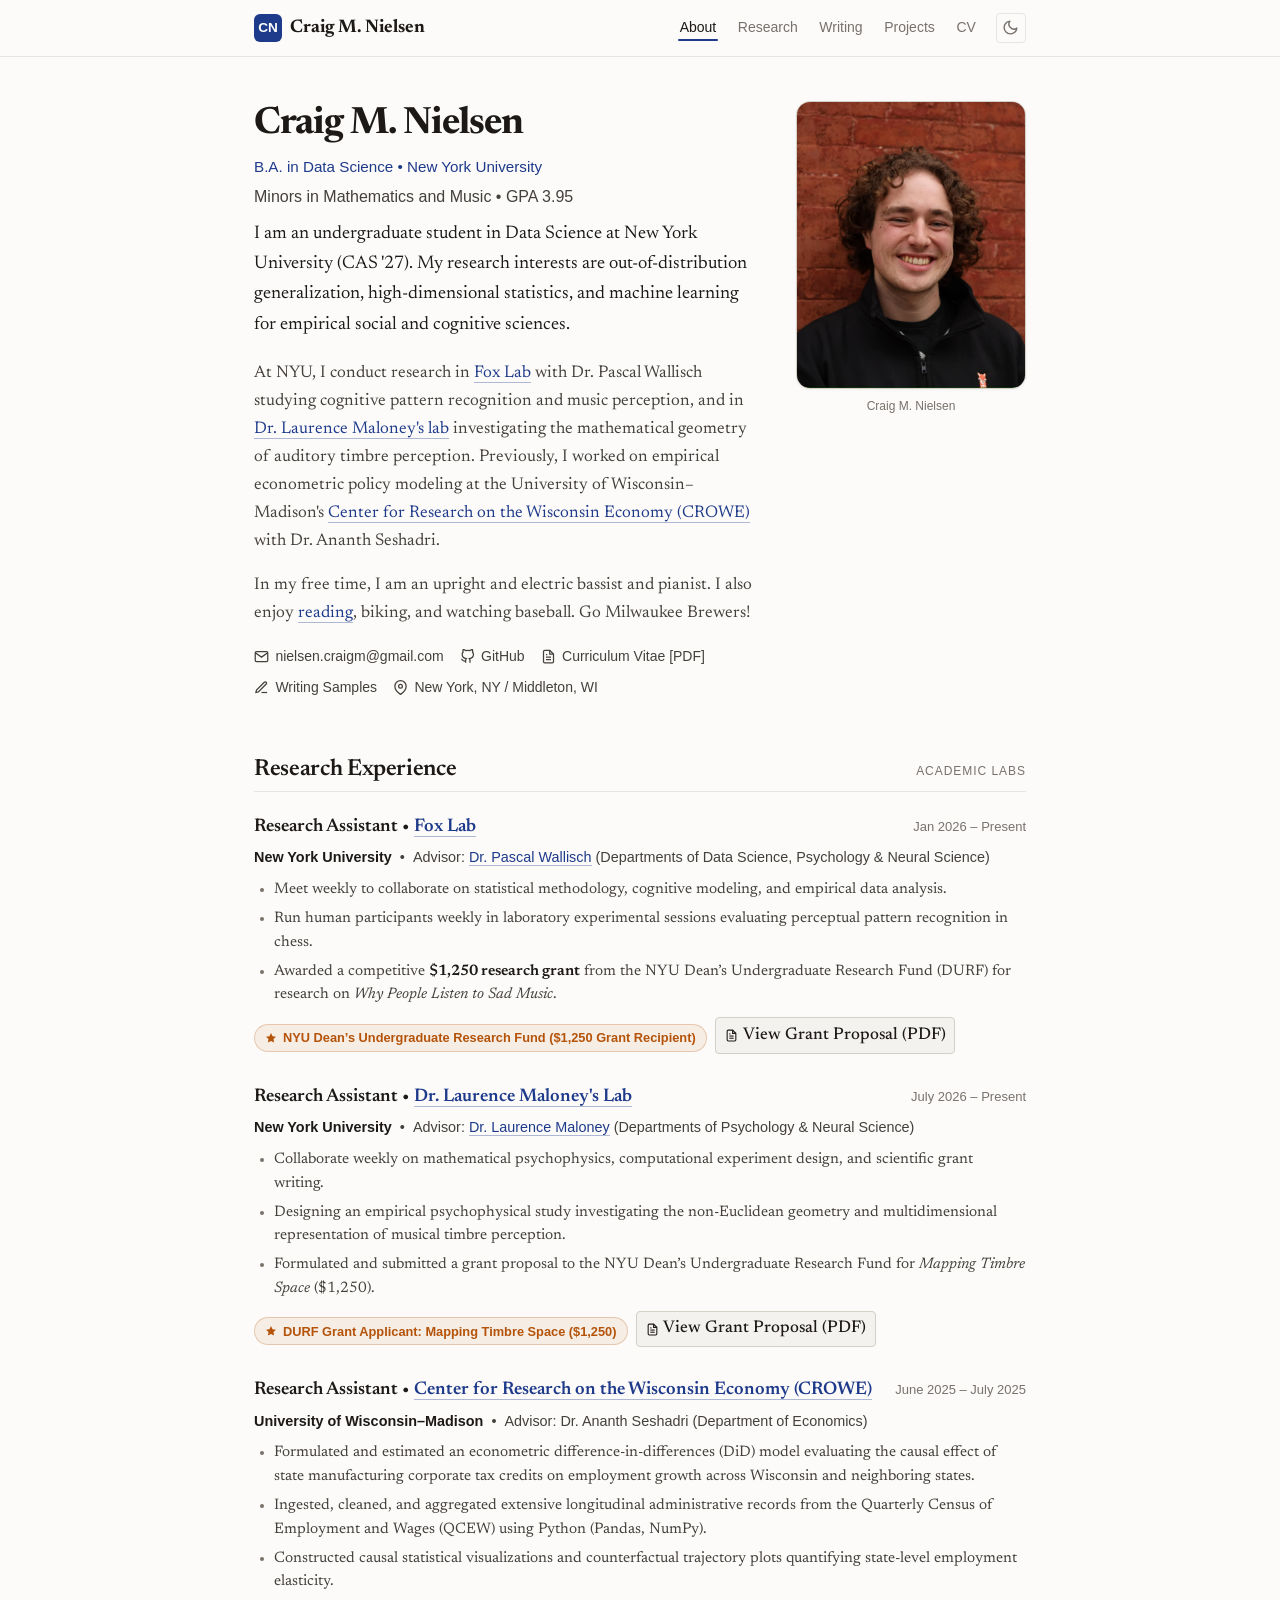
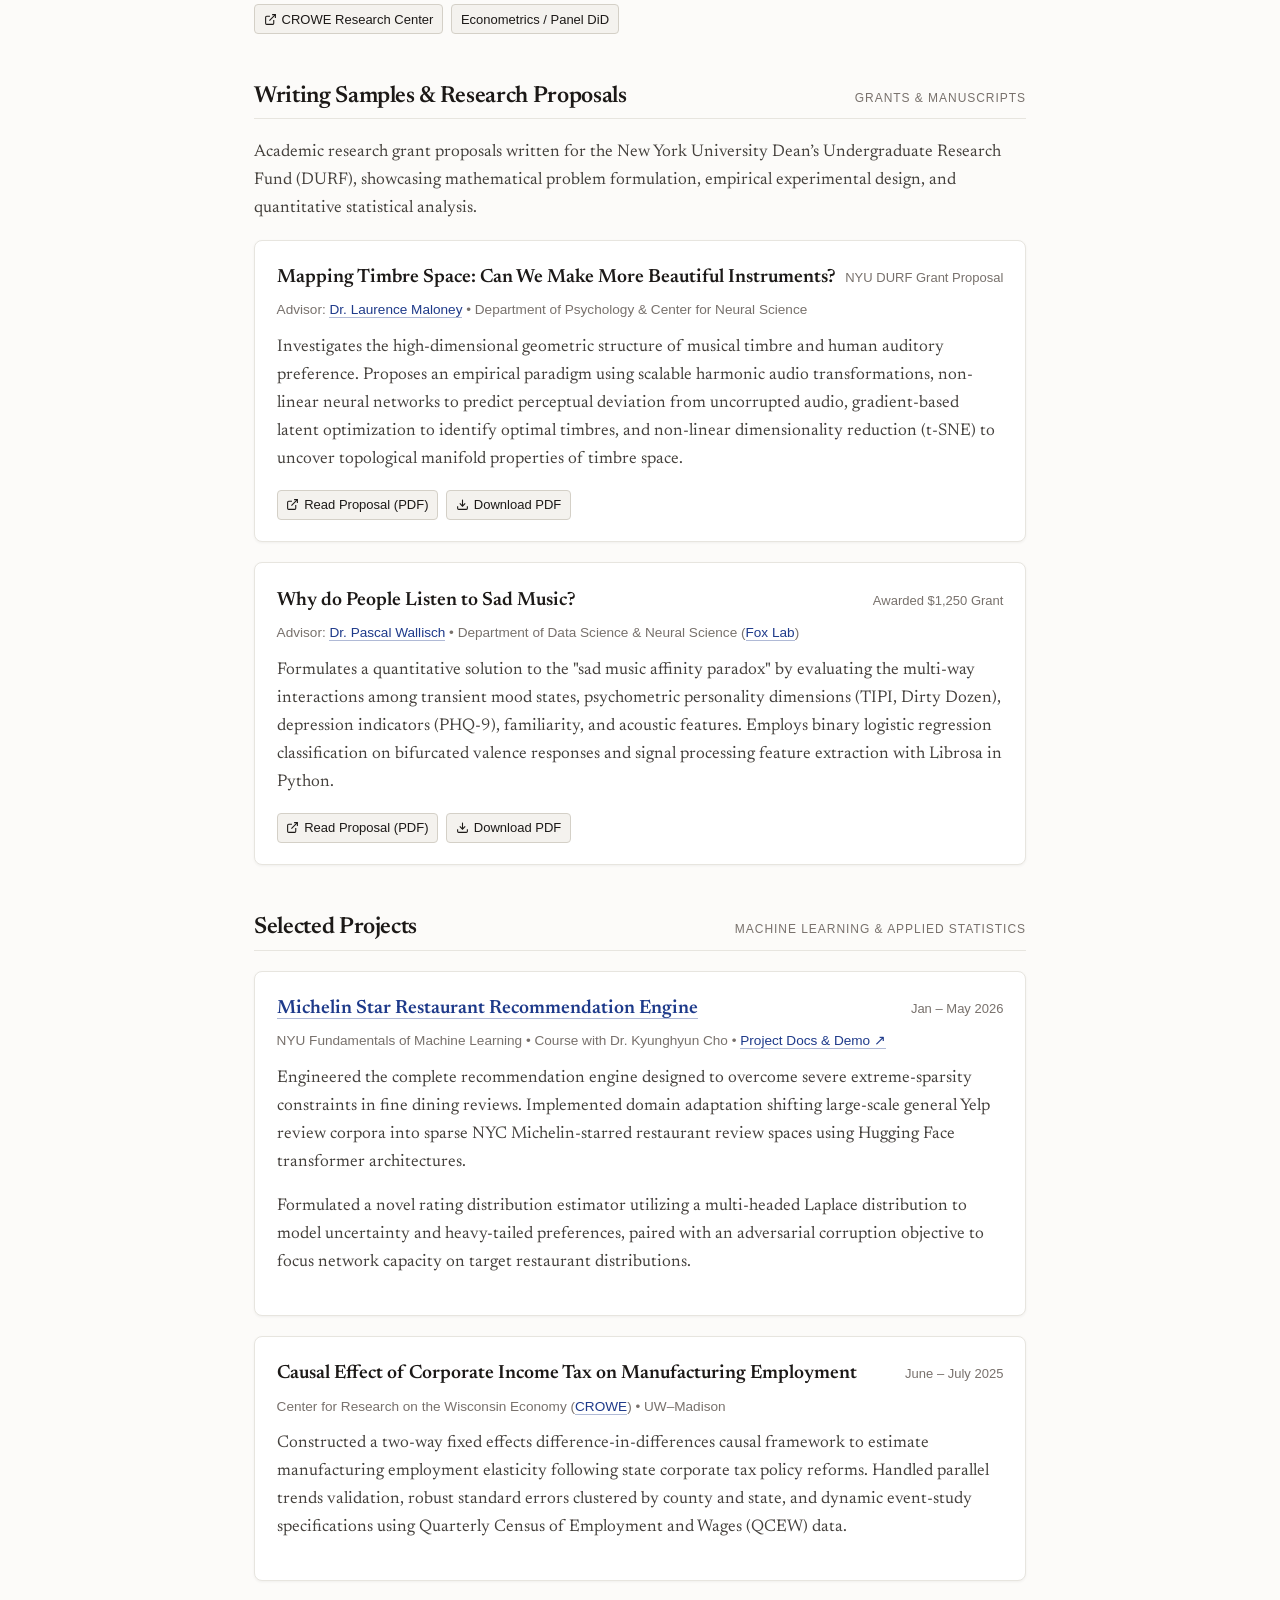
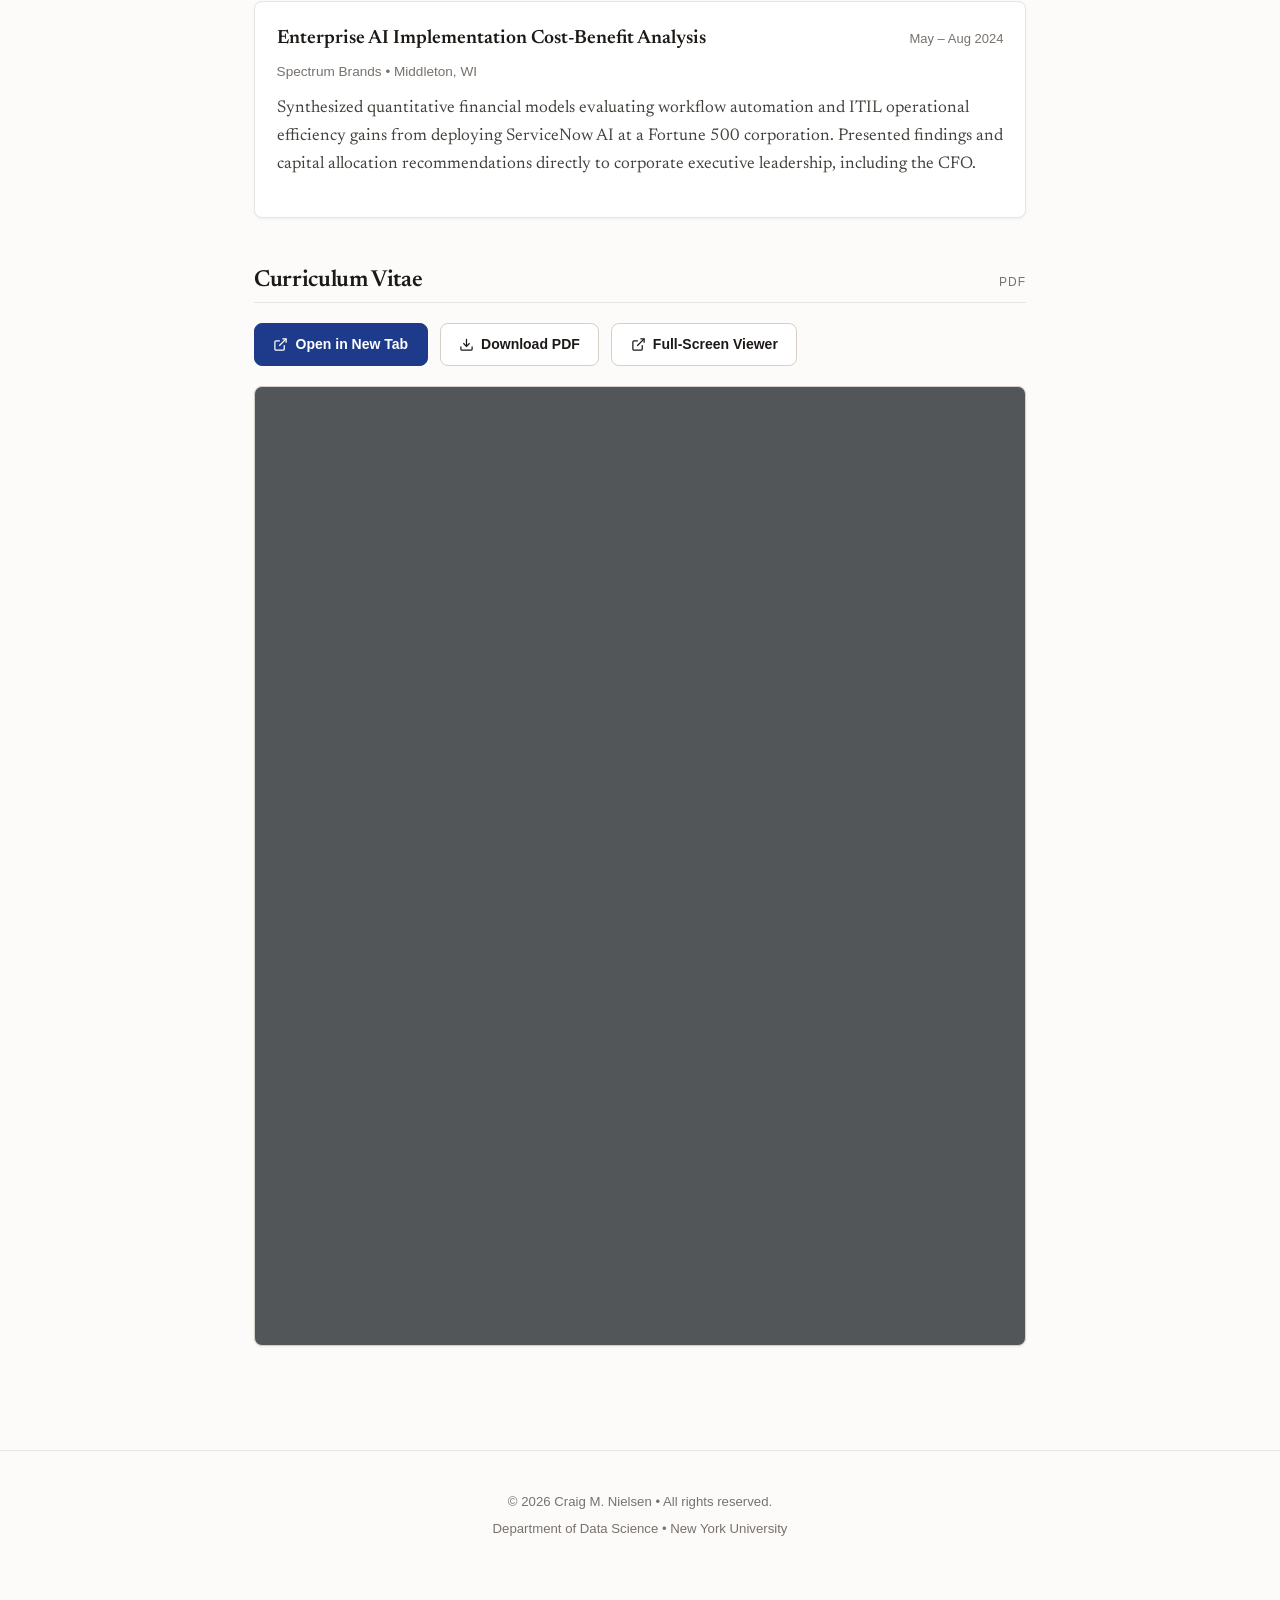
<file: index.html>
<!DOCTYPE html>
<html lang="en">

<head>
  <meta charset="UTF-8">
  <meta name="viewport" content="width=device-width, initial-scale=1.0">
  <title>Craig M. Nielsen | Data Science</title>
  <meta name="description" content="Academic personal website of Craig M. Nielsen">
  <meta name="author" content="Craig M. Nielsen">

  <!-- Favicon -->
  <link rel="icon" type="image/svg+xml" href="./assets/img/favicon.svg">

  <!-- Google Fonts: Newsreader (Editorial Serif) & Inter (Clean Sans) -->
  <link rel="preconnect" href="https://fonts.googleapis.com">
  <link rel="preconnect" href="https://fonts.gstatic.com" crossorigin>
  <link
    href="https://fonts.googleapis.com/css2?family=Inter:wght@400;500;600;700&family=Newsreader:ital,opsz,wght@0,6..72,400;0,6..72,500;0,6..72,600;0,6..72,700;1,6..72,400;1,6..72,600&family=JetBrains+Mono:wght@400;500&display=swap"
    rel="stylesheet">

  <!-- Main Stylesheet -->
  <link rel="stylesheet" href="./assets/css/style.css">
</head>

<body>

  <!-- Navigation Bar -->
  <header class="site-header">
    <div class="nav-container">
      <a href="#about" class="site-logo">
        <span class="monogram">CN</span>
        <span>Craig M. Nielsen</span>
      </a>

      <nav>
        <ul class="nav-links">
          <li><a href="#about" class="active">About</a></li>
          <li><a href="#research">Research</a></li>
          <li><a href="#writing">Writing</a></li>
          <li><a href="#projects">Projects</a></li>
          <li><a href="#cv">CV</a></li>
          <li>
            <button id="theme-toggle" class="theme-toggle-btn" aria-label="Toggle dark mode" title="Toggle theme">
              <svg xmlns="http://www.w3.org/2000/svg" viewBox="0 0 24 24" fill="none" stroke="currentColor"
                stroke-width="2">
                <path d="M21 12.79A9 9 0 1 1 11.21 3 7 7 0 0 0 21 12.79z"></path>
              </svg>
            </button>
          </li>
        </ul>
      </nav>
    </div>
  </header>

  <!-- Main Content Container -->
  <main class="container">

    <!-- Hero / Bio Section -->
    <section id="about" class="hero-section">
      <div class="hero-grid">
        <div class="hero-text">
          <h1>Craig M. Nielsen</h1>
          <div class="hero-status">B.A. in Data Science &bull; New York University</div>
          <div class="hero-affiliation">Minors in Mathematics and Music &bull; GPA 3.95</div>

          <p class="lead">
            I am an undergraduate student in Data Science at New York University (CAS '27). My research interests
            are out-of-distribution generalization, high-dimensional
            statistics, and machine learning for empirical social and cognitive sciences.
          </p>

          <p>
            At NYU, I conduct research in <a href="https://www.foxlabnyu.com/" target="_blank"
              rel="noopener noreferrer">Fox Lab</a> with Dr. Pascal Wallisch studying
            cognitive pattern recognition and music perception, and in <a
              href="https://as.nyu.edu/faculty/laurence-thomas-maloney.html" target="_blank"
              rel="noopener noreferrer">Dr. Laurence Maloney's
              lab</a>
            investigating the mathematical geometry of auditory timbre perception. Previously, I worked
            on empirical econometric policy modeling at the University of Wisconsin–Madison's <a
              href="https://crowe.wisc.edu/" target="_blank" rel="noopener noreferrer">Center
              for Research on the Wisconsin Economy (CROWE)</a> with Dr. Ananth Seshadri.
          </p>

          <p>
            In my free time, I am an upright and electric bassist and pianist. I also enjoy <a
              href="https://www.goodreads.com/user/show/196280580-craig-nielsen" target="_blank"
              rel="noopener noreferrer">reading</a>, biking, and
            watching baseball. Go Milwaukee Brewers!
          </p>

          <!-- Quick Contact Links -->
          <div class="quick-links">
            <a href="mailto:nielsen.craigm@gmail.com" title="Email Craig">
              <svg viewBox="0 0 24 24">
                <path d="M4 4h16c1.1 0 2 .9 2 2v12c0 1.1-.9 2-2 2H4c-1.1 0-2-.9-2-2V6c0-1.1.9-2 2-2z"></path>
                <polyline points="22,6 12,13 2,6"></polyline>
              </svg>
              nielsen.craigm@gmail.com
            </a>
            <a href="https://github.com/craigthefirst" target="_blank" rel="noopener noreferrer" title="GitHub Profile">
              <svg viewBox="0 0 24 24">
                <path
                  d="M9 19c-5 1.5-5-2.5-7-3m14 6v-3.87a3.37 3.37 0 0 0-.94-2.61c3.14-.35 6.44-1.54 6.44-7A5.44 5.44 0 0 0 20 4.77 5.07 5.07 0 0 0 19.91 1S18.73.65 16 2.48a13.38 13.38 0 0 0-7 0C6.27.65 5.09 1 5.09 1A5.07 5.07 0 0 0 5 4.77a5.44 5.44 0 0 0-1.5 3.78c0 5.42 3.3 6.61 6.44 7A3.37 3.37 0 0 0 9 18.13V22">
                </path>
              </svg>
              GitHub
            </a>
            <a href="./assets/Craig_Nielsen_CV.pdf" target="_blank" rel="noopener noreferrer"
              title="Curriculum Vitae (PDF)">
              <svg viewBox="0 0 24 24">
                <path d="M14 2H6a2 2 0 0 0-2 2v16a2 2 0 0 0 2 2h12a2 2 0 0 0 2-2V8z"></path>
                <polyline points="14 2 14 8 20 8"></polyline>
                <line x1="16" y1="13" x2="8" y2="13"></line>
                <line x1="16" y1="17" x2="8" y2="17"></line>
                <polyline points="10 9 9 9 8 9"></polyline>
              </svg>
              Curriculum Vitae [PDF]
            </a>
            <a href="#writing" title="Grant Proposals &amp; Writing Samples">
              <svg viewBox="0 0 24 24">
                <path d="M12 20h9"></path>
                <path d="M16.5 3.5a2.121 2.121 0 0 1 3 3L7 19l-4 1 1-4L16.5 3.5z"></path>
              </svg>
              Writing Samples
            </a>
            <span>
              <svg viewBox="0 0 24 24">
                <path d="M21 10c0 7-9 13-9 13s-9-6-9-13a9 9 0 0 1 18 0z"></path>
                <circle cx="12" cy="10" r="3"></circle>
              </svg>
              New York, NY / Middleton, WI
            </span>
          </div>
        </div>

        <!-- Dedicated Photo Space (with placeholder and seamless fallback) -->
        <div class="hero-photo-wrapper">
          <div class="profile-photo-container">
            <img id="profile-img" class="profile-photo" src="./assets/img/profile.jpg" alt="Craig M. Nielsen"
              onerror="this.onerror=null; this.src='./assets/img/portrait-placeholder.svg';">
          </div>
          <div class="photo-caption">Craig M. Nielsen</div>
        </div>
      </div>



      <!-- Research Experience -->
      <section id="research">
        <h2>
          Research Experience
          <span class="section-tag">Academic Labs</span>
        </h2>

        <div class="entry-list">
          <!-- Fox Lab NYU -->
          <div class="entry-item">
            <div class="entry-header">
              <span class="entry-title">Research Assistant &bull; <a href="https://www.foxlabnyu.com/" target="_blank"
                  rel="noopener noreferrer">Fox Lab</a></span>
              <span class="entry-date">Jan 2026 &ndash; Present</span>
            </div>
            <div class="entry-subtitle">
              <span class="institution">New York University</span>
              <span>&bull;</span>
              <span class="advisor">Advisor: <a href="https://www.foxlabnyu.com/" target="_blank"
                  rel="noopener noreferrer">Dr. Pascal Wallisch</a> (Departments of Data Science, Psychology &amp;
                Neural
                Science)</span>
            </div>
            <ul>
              <li>Meet weekly to collaborate on statistical methodology, cognitive modeling, and empirical data
                analysis.
              </li>
              <li>Run human participants weekly in laboratory experimental sessions evaluating perceptual pattern
                recognition in chess.</li>
              <li>Awarded a competitive <strong>$1,250 research grant</strong> from the NYU Dean’s Undergraduate
                Research
                Fund (DURF) for research on <em>Why People Listen to Sad Music</em>.</li>
            </ul>
            <div style="display: flex; flex-wrap: wrap; gap: 0.5rem; align-items: center; margin-top: 0.4rem;">
              <span class="award-tag">
                <svg width="12" height="12" viewBox="0 0 24 24" fill="currentColor">
                  <path
                    d="M12 2l3.09 6.26L22 9.27l-5 4.87 1.18 6.88L12 17.77l-6.18 3.25L7 14.14 2 9.27l6.91-1.01L12 2z" />
                </svg>
                NYU Dean’s Undergraduate Research Fund ($1,250 Grant Recipient)
              </span>
              <a href="./assets/writing%20samples/Why%20do%20People%20Listen%20to%20Sad%20Music.pdf" target="_blank"
                rel="noopener noreferrer" class="action-badge">
                <svg viewBox="0 0 24 24">
                  <path d="M14 2H6a2 2 0 0 0-2 2v16a2 2 0 0 0 2 2h12a2 2 0 0 0 2-2V8z"></path>
                  <polyline points="14 2 14 8 20 8"></polyline>
                  <line x1="16" y1="13" x2="8" y2="13"></line>
                  <line x1="16" y1="17" x2="8" y2="17"></line>
                  <polyline points="10 9 9 9 8 9"></polyline>
                </svg>
                View Grant Proposal (PDF)
              </a>
            </div>
          </div>

          <!-- Laurence Maloney Lab NYU -->
          <div class="entry-item">
            <div class="entry-header">
              <span class="entry-title">Research Assistant &bull; <a
                  href="https://as.nyu.edu/faculty/laurence-thomas-maloney.html" target="_blank"
                  rel="noopener noreferrer">Dr. Laurence Maloney's Lab</a></span>
              <span class="entry-date">July 2026 &ndash; Present</span>
            </div>
            <div class="entry-subtitle">
              <span class="institution">New York University</span>
              <span>&bull;</span>
              <span class="advisor">Advisor: <a href="https://as.nyu.edu/faculty/laurence-thomas-maloney.html"
                  target="_blank" rel="noopener noreferrer">Dr. Laurence Maloney</a> (Departments of Psychology &amp;
                Neural
                Science)</span>
            </div>
            <ul>
              <li>Collaborate weekly on mathematical psychophysics, computational experiment design, and scientific
                grant
                writing.</li>
              <li>Designing an empirical psychophysical study investigating the non-Euclidean geometry and
                multidimensional representation of musical timbre perception.</li>
              <li>Formulated and submitted a grant proposal to the NYU Dean’s Undergraduate Research Fund for
                <em>Mapping
                  Timbre Space</em> ($1,250).
              </li>
            </ul>
            <div style="display: flex; flex-wrap: wrap; gap: 0.5rem; align-items: center; margin-top: 0.4rem;">
              <span class="award-tag">
                <svg width="12" height="12" viewBox="0 0 24 24" fill="currentColor">
                  <path
                    d="M12 2l3.09 6.26L22 9.27l-5 4.87 1.18 6.88L12 17.77l-6.18 3.25L7 14.14 2 9.27l6.91-1.01L12 2z" />
                </svg>
                DURF Grant Applicant: Mapping Timbre Space ($1,250)
              </span>
              <a href="./assets/writing%20samples/Mapping%20Timbre%20Space.pdf" target="_blank"
                rel="noopener noreferrer" class="action-badge">
                <svg viewBox="0 0 24 24">
                  <path d="M14 2H6a2 2 0 0 0-2 2v16a2 2 0 0 0 2 2h12a2 2 0 0 0 2-2V8z"></path>
                  <polyline points="14 2 14 8 20 8"></polyline>
                  <line x1="16" y1="13" x2="8" y2="13"></line>
                  <line x1="16" y1="17" x2="8" y2="17"></line>
                  <polyline points="10 9 9 9 8 9"></polyline>
                </svg>
                View Grant Proposal (PDF)
              </a>
            </div>
          </div>

          <!-- CROWE UW-Madison -->
          <div class="entry-item">
            <div class="entry-header">
              <span class="entry-title">Research Assistant &bull; <a href="https://crowe.wisc.edu/" target="_blank"
                  rel="noopener noreferrer">Center for Research on the Wisconsin Economy
                  (CROWE)</a></span>
              <span class="entry-date">June 2025 &ndash; July 2025</span>
            </div>
            <div class="entry-subtitle">
              <span class="institution">University of Wisconsin&ndash;Madison</span>
              <span>&bull;</span>
              <span class="advisor">Advisor: Dr. Ananth Seshadri (Department of Economics)</span>
            </div>
            <ul>
              <li>Formulated and estimated an econometric difference-in-differences (DiD) model evaluating the causal
                effect of state manufacturing corporate tax credits on employment growth across Wisconsin and
                neighboring
                states.</li>
              <li>Ingested, cleaned, and aggregated extensive longitudinal administrative records from the Quarterly
                Census of Employment and Wages (QCEW) using Python (Pandas, NumPy).</li>
              <li>Constructed causal statistical visualizations and counterfactual trajectory plots quantifying
                state-level employment elasticity.</li>
            </ul>
            <div class="entry-actions">
              <a href="https://crowe.wisc.edu/" target="_blank" rel="noopener noreferrer" class="action-badge">
                <svg viewBox="0 0 24 24">
                  <path d="M18 13v6a2 2 0 0 1-2 2H5a2 2 0 0 1-2-2V8a2 2 0 0 1 2-2h6"></path>
                  <polyline points="15 3 21 3 21 9"></polyline>
                  <line x1="10" y1="14" x2="21" y2="3"></line>
                </svg>
                CROWE Research Center
              </a>
              <span class="action-badge">Econometrics / Panel DiD</span>
            </div>
          </div>
        </div>
      </section>

      <!-- Writing Samples & Research Proposals -->
      <section id="writing">
        <h2>
          Writing Samples &amp; Research Proposals
          <span class="section-tag">Grants &amp; Manuscripts</span>
        </h2>
        <p>
          Academic research grant proposals written for the New York University Dean’s Undergraduate Research Fund
          (DURF),
          showcasing mathematical problem formulation, empirical experimental design, and quantitative statistical
          analysis.
        </p>

        <!-- Mapping Timbre Space Proposal -->
        <div class="project-card">
          <div class="card-header">
            <span class="card-title">Mapping Timbre Space: Can We Make More Beautiful Instruments?</span>
            <span class="entry-date">NYU DURF Grant Proposal</span>
          </div>
          <div class="card-meta">
            Advisor: <a href="https://as.nyu.edu/faculty/laurence-thomas-maloney.html" target="_blank"
              rel="noopener noreferrer">Dr. Laurence Maloney</a> &bull; Department of Psychology &amp; Center for Neural
            Science
          </div>
          <p>
            Investigates the high-dimensional geometric structure of musical timbre and human auditory preference.
            Proposes an empirical paradigm using scalable harmonic audio transformations, non-linear neural networks to
            predict perceptual deviation from uncorrupted audio, gradient-based latent optimization to identify optimal
            timbres, and non-linear dimensionality reduction (t-SNE) to uncover topological manifold properties of
            timbre
            space.
          </p>
          <div class="entry-actions">
            <a href="./assets/writing%20samples/Mapping%20Timbre%20Space.pdf" target="_blank" rel="noopener noreferrer"
              class="action-badge">
              <svg viewBox="0 0 24 24">
                <path d="M18 13v6a2 2 0 0 1-2 2H5a2 2 0 0 1-2-2V8a2 2 0 0 1 2-2h6"></path>
                <polyline points="15 3 21 3 21 9"></polyline>
                <line x1="10" y1="14" x2="21" y2="3"></line>
              </svg>
              Read Proposal (PDF)
            </a>
            <a href="./assets/writing%20samples/Mapping%20Timbre%20Space.pdf"
              download="Craig_Nielsen_Mapping_Timbre_Space_Proposal.pdf" class="action-badge">
              <svg viewBox="0 0 24 24">
                <path d="M21 15v4a2 2 0 0 1-2 2H5a2 2 0 0 1-2-2v-4"></path>
                <polyline points="7 10 12 15 17 10"></polyline>
                <line x1="12" y1="15" x2="12" y2="3"></line>
              </svg>
              Download PDF
            </a>
          </div>
        </div>

        <!-- Why do People Listen to Sad Music Proposal -->
        <div class="project-card">
          <div class="card-header">
            <span class="card-title">Why do People Listen to Sad Music?</span>
            <span class="entry-date">Awarded $1,250 Grant</span>
          </div>
          <div class="card-meta">
            Advisor: <a href="https://www.foxlabnyu.com/" target="_blank" rel="noopener noreferrer">Dr. Pascal
              Wallisch</a> &bull; Department of Data Science &amp; Neural Science (<a href="https://www.foxlabnyu.com/"
              target="_blank" rel="noopener noreferrer">Fox Lab</a>)
          </div>
          <p>
            Formulates a quantitative solution to the "sad music affinity paradox" by evaluating the multi-way
            interactions among transient mood states, psychometric personality dimensions (TIPI, Dirty Dozen),
            depression
            indicators (PHQ-9), familiarity, and acoustic features. Employs binary logistic regression classification on
            bifurcated valence responses and signal processing feature extraction with Librosa in Python.
          </p>
          <div class="entry-actions">
            <a href="./assets/writing%20samples/Why%20do%20People%20Listen%20to%20Sad%20Music.pdf" target="_blank"
              rel="noopener noreferrer" class="action-badge">
              <svg viewBox="0 0 24 24">
                <path d="M18 13v6a2 2 0 0 1-2 2H5a2 2 0 0 1-2-2V8a2 2 0 0 1 2-2h6"></path>
                <polyline points="15 3 21 3 21 9"></polyline>
                <line x1="10" y1="14" x2="21" y2="3"></line>
              </svg>
              Read Proposal (PDF)
            </a>
            <a href="./assets/writing%20samples/Why%20do%20People%20Listen%20to%20Sad%20Music.pdf"
              download="Craig_Nielsen_Why_Listen_Sad_Music_Proposal.pdf" class="action-badge">
              <svg viewBox="0 0 24 24">
                <path d="M21 15v4a2 2 0 0 1-2 2H5a2 2 0 0 1-2-2v-4"></path>
                <polyline points="7 10 12 15 17 10"></polyline>
                <line x1="12" y1="15" x2="12" y2="3"></line>
              </svg>
              Download PDF
            </a>
          </div>
        </div>
      </section>

      <!-- Selected Projects -->
      <section id="projects">
        <h2>
          Selected Projects
          <span class="section-tag">Machine Learning &amp; Applied Statistics</span>
        </h2>

        <!-- Michelin Star Restaurant App -->
        <div class="project-card">
          <div class="card-header">
            <span class="card-title"><a href="https://craigthefirst.github.io/Michelin_Search/docs/" target="_blank"
                rel="noopener noreferrer">Michelin Star Restaurant Recommendation Engine</a></span>
            <span class="entry-date">Jan &ndash; May 2026</span>
          </div>
          <div class="card-meta">
            NYU Fundamentals of Machine Learning &bull; Course with Dr. Kyunghyun Cho &bull; <a
              href="https://craigthefirst.github.io/Michelin_Search/docs/" target="_blank"
              rel="noopener noreferrer">Project Docs &amp; Demo &nearr;</a>
          </div>
          <p>
            Engineered the complete recommendation engine designed to overcome severe extreme-sparsity constraints in
            fine
            dining reviews. Implemented domain adaptation shifting large-scale general Yelp review corpora into sparse
            NYC
            Michelin-starred restaurant review spaces using Hugging Face transformer architectures.
          </p>
          <p>
            Formulated a novel rating distribution estimator utilizing a multi-headed Laplace distribution to model
            uncertainty and heavy-tailed preferences, paired with an adversarial corruption objective to focus network
            capacity on target restaurant distributions.
          </p>
        </div>

        <!-- Difference-in-Differences Tax Model -->
        <div class="project-card">
          <div class="card-header">
            <span class="card-title">Causal Effect of Corporate Income Tax on Manufacturing Employment</span>
            <span class="entry-date">June &ndash; July 2025</span>
          </div>
          <div class="card-meta">
            Center for Research on the Wisconsin Economy (<a href="https://crowe.wisc.edu/" target="_blank"
              rel="noopener noreferrer">CROWE</a>) &bull; UW–Madison
          </div>
          <p>
            Constructed a two-way fixed effects difference-in-differences causal framework to estimate manufacturing
            employment elasticity following state corporate tax policy reforms. Handled parallel trends validation,
            robust
            standard errors clustered by county and state, and dynamic event-study specifications using Quarterly Census
            of Employment and Wages (QCEW) data.
          </p>
        </div>

        <!-- ServiceNow AI Analysis -->
        <div class="project-card">
          <div class="card-header">
            <span class="card-title">Enterprise AI Implementation Cost-Benefit Analysis</span>
            <span class="entry-date">May &ndash; Aug 2024</span>
          </div>
          <div class="card-meta">
            Spectrum Brands &bull; Middleton, WI
          </div>
          <p>
            Synthesized quantitative financial models evaluating workflow automation and ITIL operational efficiency
            gains
            from deploying ServiceNow AI at a Fortune 500 corporation. Presented findings and capital allocation
            recommendations directly to corporate executive leadership, including the CFO.
          </p>
        </div>
      </section>

      <!-- Curriculum Vitae (PDF Display) -->
      <section id="cv">
        <h2>
          Curriculum Vitae
          <span class="section-tag">PDF</span>
        </h2>
        <div style="display: flex; flex-wrap: wrap; gap: 0.75rem; margin-bottom: 1.25rem;">
          <a href="./assets/Craig_Nielsen_CV.pdf" target="_blank" rel="noopener noreferrer" class="btn btn-primary">
            <svg viewBox="0 0 24 24">
              <path d="M18 13v6a2 2 0 0 1-2 2H5a2 2 0 0 1-2-2V8a2 2 0 0 1 2-2h6"></path>
              <polyline points="15 3 21 3 21 9"></polyline>
              <line x1="10" y1="14" x2="21" y2="3"></line>
            </svg>
            Open in New Tab
          </a>
          <a href="./assets/Craig_Nielsen_CV.pdf" download="Craig_Nielsen_CV.pdf" class="btn btn-secondary">
            <svg viewBox="0 0 24 24">
              <path d="M21 15v4a2 2 0 0 1-2 2H5a2 2 0 0 1-2-2v-4"></path>
              <polyline points="7 10 12 15 17 10"></polyline>
              <line x1="12" y1="15" x2="12" y2="3"></line>
            </svg>
            Download PDF
          </a>
          <a href="./cv.html" class="btn btn-secondary">
            <svg viewBox="0 0 24 24">
              <path d="M15 3h6v6"></path>
              <path d="M10 14L21 3"></path>
              <path d="M18 13v6a2 2 0 0 1-2 2H5a2 2 0 0 1-2-2V8a2 2 0 0 1 2-2h6"></path>
            </svg>
            Full-Screen Viewer
          </a>
        </div>
        <div
          style="width: 100%; height: 960px; border-radius: var(--radius-md); overflow: hidden; border: 1px solid var(--border-medium); box-shadow: var(--shadow-sm); background-color: #525659;">
          <object data="./assets/Craig_Nielsen_CV.pdf#toolbar=1&navpanes=0" type="application/pdf" width="100%"
            height="100%">
            <iframe src="./assets/Craig_Nielsen_CV.pdf#toolbar=1" width="100%" height="100%" style="border: none;"
              title="Craig M. Nielsen - Curriculum Vitae">
              <div style="color: #ffffff; padding: 2rem; text-align: center; font-family: var(--font-sans);">
                <p>Your browser does not support inline PDF viewing.</p>
                <a href="./assets/Craig_Nielsen_CV.pdf" class="btn btn-primary" download="Craig_Nielsen_CV.pdf">
                  Download Craig Nielsen's CV (PDF)
                </a>
              </div>
            </iframe>
          </object>
        </div>
      </section>

  </main>

  <!-- Site Footer -->
  <footer class="site-footer">
    <div class="container">
      <p>&copy; <span id="current-year">2026</span> Craig M. Nielsen &bull; All rights reserved.</p>
      <p>Department of Data Science &bull; New York University</p>
    </div>
  </footer>

  <!-- Main JavaScript -->
  <script src="./assets/js/main.js"></script>
</body>

</html>
</file>
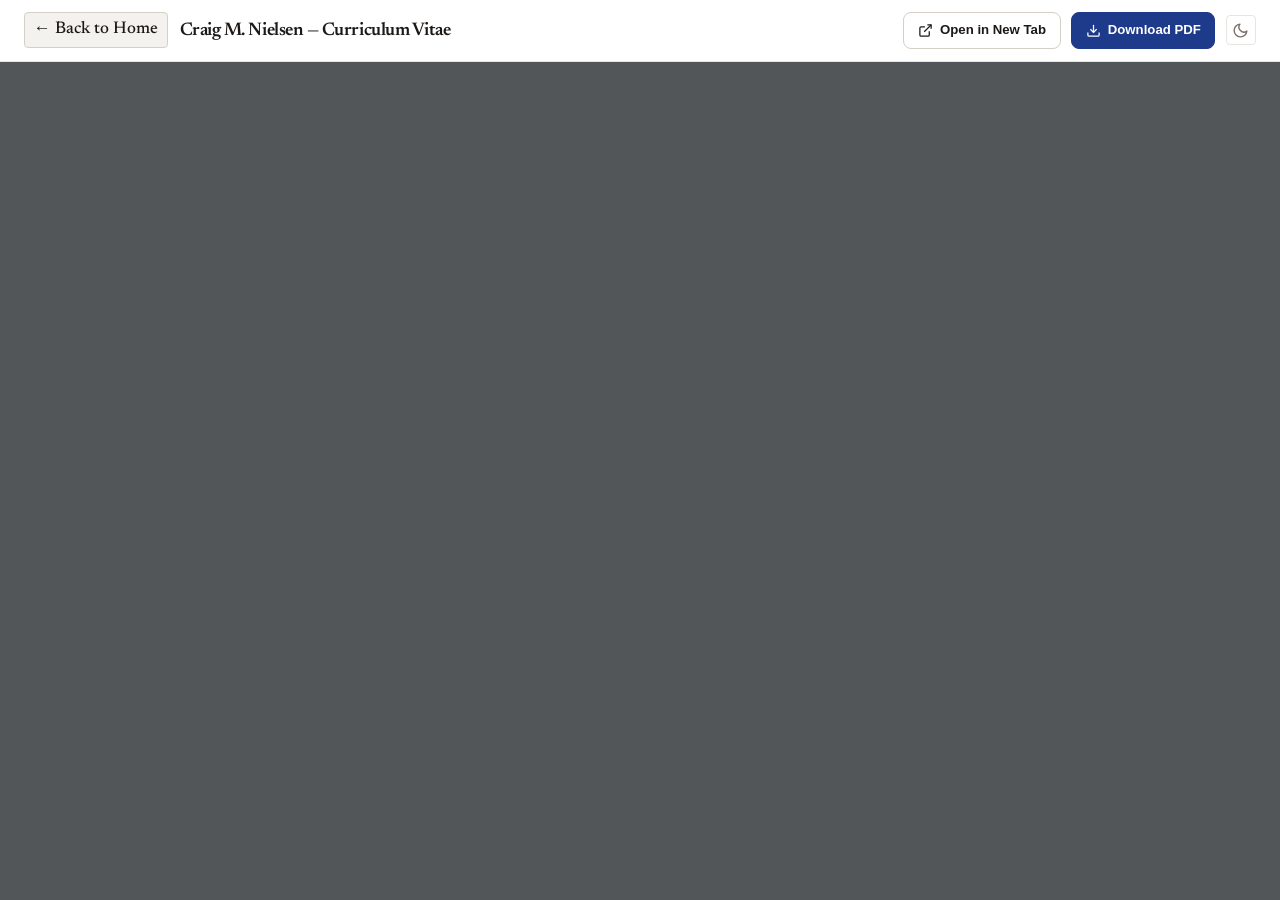
<file: cv.html>
<!DOCTYPE html>
<html lang="en">
<head>
  <meta charset="UTF-8">
  <meta name="viewport" content="width=device-width, initial-scale=1.0">
  <title>Curriculum Vitae | Craig M. Nielsen</title>
  <meta name="description" content="Curriculum Vitae of Craig M. Nielsen (PDF).">
  <meta name="author" content="Craig M. Nielsen">

  <!-- Favicon -->
  <link rel="icon" type="image/svg+xml" href="./assets/img/favicon.svg">

  <!-- Google Fonts -->
  <link rel="preconnect" href="https://fonts.googleapis.com">
  <link rel="preconnect" href="https://fonts.gstatic.com" crossorigin>
  <link href="https://fonts.googleapis.com/css2?family=Inter:wght@400;500;600;700&family=Newsreader:ital,opsz,wght@0,6..72,400;0,6..72,600&display=swap" rel="stylesheet">

  <!-- Main Stylesheet -->
  <link rel="stylesheet" href="./assets/css/style.css">

  <style>
    body {
      display: flex;
      flex-direction: column;
      min-height: 100vh;
      margin: 0;
      padding: 0;
      background-color: var(--bg-primary);
    }

    .cv-view-header {
      background-color: var(--bg-card);
      border-bottom: 1px solid var(--border-subtle);
      padding: 0.75rem 1.5rem;
      display: flex;
      justify-content: space-between;
      align-items: center;
      flex-wrap: wrap;
      gap: 0.75rem;
      z-index: 10;
    }

    .cv-view-title {
      display: flex;
      align-items: center;
      gap: 0.75rem;
    }

    .cv-view-title h1 {
      font-size: 1.15rem;
      margin: 0;
      font-family: var(--font-serif);
      font-weight: 600;
    }

    .cv-actions {
      display: flex;
      align-items: center;
      gap: 0.65rem;
    }

    .pdf-frame-container {
      flex: 1;
      width: 100%;
      height: calc(100vh - 60px);
      background-color: #525659;
    }

    .pdf-frame {
      width: 100%;
      height: 100%;
      border: none;
      display: block;
    }

    @media (max-width: 600px) {
      .cv-view-header {
        padding: 0.5rem 1rem;
      }
      .cv-view-title h1 {
        font-size: 1rem;
      }
    }
  </style>
</head>
<body>

  <!-- Top Action Navigation Bar -->
  <header class="cv-view-header">
    <div class="cv-view-title">
      <a href="./index.html" class="action-badge">
        &larr; Back to Home
      </a>
      <h1>Craig M. Nielsen &mdash; Curriculum Vitae</h1>
    </div>

    <div class="cv-actions">
      <a href="./assets/Craig_Nielsen_CV.pdf" target="_blank" rel="noopener noreferrer" class="btn btn-secondary" style="padding: 0.4rem 0.85rem; font-size: 0.825rem;">
        <svg viewBox="0 0 24 24"><path d="M18 13v6a2 2 0 0 1-2 2H5a2 2 0 0 1-2-2V8a2 2 0 0 1 2-2h6"></path><polyline points="15 3 21 3 21 9"></polyline><line x1="10" y1="14" x2="21" y2="3"></line></svg>
        Open in New Tab
      </a>
      <a href="./assets/Craig_Nielsen_CV.pdf" download="Craig_Nielsen_CV.pdf" class="btn btn-primary" style="padding: 0.4rem 0.85rem; font-size: 0.825rem;">
        <svg viewBox="0 0 24 24"><path d="M21 15v4a2 2 0 0 1-2 2H5a2 2 0 0 1-2-2v-4"></path><polyline points="7 10 12 15 17 10"></polyline><line x1="12" y1="15" x2="12" y2="3"></line></svg>
        Download PDF
      </a>
      <button id="theme-toggle" class="theme-toggle-btn" aria-label="Toggle dark mode" title="Toggle theme">
        <svg xmlns="http://www.w3.org/2000/svg" viewBox="0 0 24 24" fill="none" stroke="currentColor" stroke-width="2">
          <path d="M21 12.79A9 9 0 1 1 11.21 3 7 7 0 0 0 21 12.79z"></path>
        </svg>
      </button>
    </div>
  </header>

  <!-- Full-Page PDF Display Container -->
  <main class="pdf-frame-container">
    <object
      data="./assets/Craig_Nielsen_CV.pdf#toolbar=1&navpanes=0"
      type="application/pdf"
      class="pdf-frame"
    >
      <iframe
        src="./assets/Craig_Nielsen_CV.pdf#toolbar=1"
        class="pdf-frame"
        title="Craig M. Nielsen - Curriculum Vitae"
      >
        <div style="color: #ffffff; padding: 3rem; text-align: center; font-family: var(--font-sans);">
          <p style="font-size: 1.15rem; margin-bottom: 1.25rem;">Your browser does not support inline PDF viewing.</p>
          <a href="./assets/Craig_Nielsen_CV.pdf" class="btn btn-primary" download="Craig_Nielsen_CV.pdf">
            Download Craig Nielsen's CV (PDF)
          </a>
        </div>
      </iframe>
    </object>
  </main>

  <script src="./assets/js/main.js"></script>
</body>
</html>
</file>
<file: assets/css/style.css>
/* ==========================================================================
   ACADEMIC PORTFOLIO STYLESHEET
   Style inspired by classical academic homepages (graysonrdavis.github.io)
   Author: Craig M. Nielsen
   ========================================================================== */

/* --- CSS Variables & Theme Tokens --- */
:root {
  /* Color Palette - Light Mode (Warm Academic Paper) */
  --bg-primary: #fcfbf9;
  --bg-secondary: #f4f2ee;
  --bg-card: #ffffff;
  --bg-card-hover: #faf9f6;
  --border-subtle: #e7e5df;
  --border-medium: #d4d0c7;

  --text-primary: #1c1917;
  --text-secondary: #44403c;
  --text-muted: #78716c;
  --text-faint: #a8a29e;

  --link-color: #1e3a8a;          /* Academic Navy */
  --link-hover: #172554;
  --link-underline: rgba(30, 58, 138, 0.35);

  --accent-primary: #1e3a8a;
  --accent-secondary: #0d9488;    /* Academic Teal */
  --accent-warm: #b45309;         /* Warm amber for awards/highlights */
  --badge-bg: #eff6ff;
  --badge-text: #1e40af;
  --badge-border: #bfdbfe;

  --code-bg: #f5f5f4;
  --code-text: #292524;

  /* Typography */
  --font-serif: "Newsreader", "Charter", "Bitstream Charter", "EB Garamond", "Computer Modern Roman", "Times New Roman", Times, Georgia, serif;
  --font-sans: -apple-system, BlinkMacSystemFont, "Segoe UI", Roboto, "Helvetica Neue", Arial, sans-serif;
  --font-mono: ui-monospace, "SFMono-Regular", "Menlo", "Consolas", "Liberation Mono", monospace;

  --max-width: 820px;
  --header-height: 56px;
  --radius-sm: 4px;
  --radius-md: 8px;
  --radius-lg: 14px;

  --shadow-sm: 0 1px 3px rgba(0, 0, 0, 0.05);
  --shadow-md: 0 4px 12px rgba(0, 0, 0, 0.07);
  --shadow-hover: 0 6px 18px rgba(0, 0, 0, 0.1);

  --transition-fast: 0.15s ease;
  --transition-normal: 0.25s ease;
}

/* Dark Mode Overrides */
[data-theme="dark"] {
  --bg-primary: #121316;
  --bg-secondary: #1a1b1f;
  --bg-card: #18191d;
  --bg-card-hover: #202227;
  --border-subtle: #27282d;
  --border-medium: #36383e;

  --text-primary: #f4f4f5;
  --text-secondary: #d4d4d8;
  --text-muted: #a1a1aa;
  --text-faint: #71717a;

  --link-color: #60a5fa;
  --link-hover: #93c5fd;
  --link-underline: rgba(96, 165, 250, 0.4);

  --accent-primary: #60a5fa;
  --accent-secondary: #2dd4bf;
  --accent-warm: #fbbf24;
  --badge-bg: #172554;
  --badge-text: #93c5fd;
  --badge-border: #1e3a8a;

  --code-bg: #1f2024;
  --code-text: #e4e4e7;

  --shadow-sm: 0 1px 3px rgba(0, 0, 0, 0.3);
  --shadow-md: 0 4px 12px rgba(0, 0, 0, 0.4);
  --shadow-hover: 0 6px 18px rgba(0, 0, 0, 0.5);
}

/* System Dark Mode fallback if no explicit theme set */
@media (prefers-color-scheme: dark) {
  :root:not([data-theme="light"]) {
    --bg-primary: #121316;
    --bg-secondary: #1a1b1f;
    --bg-card: #18191d;
    --bg-card-hover: #202227;
    --border-subtle: #27282d;
    --border-medium: #36383e;

    --text-primary: #f4f4f5;
    --text-secondary: #d4d4d8;
    --text-muted: #a1a1aa;
    --text-faint: #71717a;

    --link-color: #60a5fa;
    --link-hover: #93c5fd;
    --link-underline: rgba(96, 165, 250, 0.4);

    --accent-primary: #60a5fa;
    --accent-secondary: #2dd4bf;
    --accent-warm: #fbbf24;
    --badge-bg: #172554;
    --badge-text: #93c5fd;
    --badge-border: #1e3a8a;

    --code-bg: #1f2024;
    --code-text: #e4e4e7;

    --shadow-sm: 0 1px 3px rgba(0, 0, 0, 0.3);
    --shadow-md: 0 4px 12px rgba(0, 0, 0, 0.4);
    --shadow-hover: 0 6px 18px rgba(0, 0, 0, 0.5);
  }
}

/* --- Base & Reset --- */
*, *::before, *::after {
  box-sizing: border-box;
  margin: 0;
  padding: 0;
}

html {
  font-size: 16px;
  scroll-behavior: smooth;
  scroll-padding-top: calc(var(--header-height) + 24px);
}

body {
  font-family: var(--font-serif);
  font-size: 1.0625rem;
  line-height: 1.65;
  color: var(--text-primary);
  background-color: var(--bg-primary);
  text-rendering: optimizeLegibility;
  -webkit-font-smoothing: antialiased;
  -moz-osx-font-smoothing: grayscale;
  transition: background-color var(--transition-normal), color var(--transition-normal);
}

/* --- Typography --- */
h1, h2, h3, h4, h5, h6 {
  font-family: var(--font-serif);
  font-weight: 600;
  color: var(--text-primary);
  line-height: 1.25;
  letter-spacing: -0.015em;
}

h1 {
  font-size: 2.35rem;
  font-weight: 700;
  margin-bottom: 0.35rem;
  letter-spacing: -0.025em;
}

h2 {
  font-size: 1.45rem;
  font-weight: 600;
  margin-top: 3rem;
  margin-bottom: 1.25rem;
  padding-bottom: 0.45rem;
  border-bottom: 1px solid var(--border-subtle);
  display: flex;
  align-items: baseline;
  justify-content: space-between;
}

h2 .section-tag {
  font-family: var(--font-sans);
  font-size: 0.75rem;
  font-weight: 500;
  text-transform: uppercase;
  letter-spacing: 0.08em;
  color: var(--text-muted);
}

h3 {
  font-size: 1.15rem;
  font-weight: 600;
  margin-bottom: 0.25rem;
}

p {
  margin-bottom: 1rem;
  color: var(--text-secondary);
}

p.lead {
  font-size: 1.15rem;
  line-height: 1.65;
  color: var(--text-primary);
  margin-bottom: 1.25rem;
}

strong, b {
  font-weight: 600;
  color: var(--text-primary);
}

em, i {
  font-style: italic;
}

/* Hyperlinks */
a {
  color: var(--link-color);
  text-decoration: none;
  border-bottom: 1px solid var(--link-underline);
  transition: color var(--transition-fast), border-color var(--transition-fast);
}

a:hover {
  color: var(--link-hover);
  border-bottom-color: var(--link-hover);
}

a.plain {
  border-bottom: none;
}

/* --- Layout Container --- */
.container {
  width: 100%;
  max-width: var(--max-width);
  margin: 0 auto;
  padding: 0 1.5rem;
}

/* --- Header / Navigation Bar --- */
.site-header {
  position: sticky;
  top: 0;
  z-index: 100;
  background-color: rgba(252, 251, 249, 0.92);
  backdrop-filter: blur(10px);
  -webkit-backdrop-filter: blur(10px);
  border-bottom: 1px solid var(--border-subtle);
  transition: background-color var(--transition-normal), border-color var(--transition-normal);
}

[data-theme="dark"] .site-header {
  background-color: rgba(18, 19, 22, 0.92);
}

@media (prefers-color-scheme: dark) {
  :root:not([data-theme="light"]) .site-header {
    background-color: rgba(18, 19, 22, 0.92);
  }
}

.nav-container {
  display: flex;
  align-items: center;
  justify-content: space-between;
  height: var(--header-height);
  max-width: var(--max-width);
  margin: 0 auto;
  padding: 0 1.5rem;
}

.site-logo {
  font-family: var(--font-serif);
  font-size: 1.15rem;
  font-weight: 700;
  color: var(--text-primary);
  border-bottom: none;
  display: flex;
  align-items: center;
  gap: 0.5rem;
}

.site-logo:hover {
  color: var(--link-color);
  border-bottom: none;
}

.site-logo .monogram {
  display: inline-flex;
  align-items: center;
  justify-content: center;
  width: 28px;
  height: 28px;
  background-color: var(--link-color);
  color: #ffffff;
  border-radius: 6px;
  font-size: 0.85rem;
  font-family: var(--font-sans);
  font-weight: 700;
}

.nav-links {
  display: flex;
  align-items: center;
  list-style: none;
  gap: 1.15rem;
  font-family: var(--font-sans);
  font-size: 0.875rem;
  font-weight: 500;
}

.nav-links a {
  color: var(--text-muted);
  border-bottom: none;
  padding: 0.25rem 0.1rem;
  position: relative;
  transition: color var(--transition-fast);
}

.nav-links a:hover,
.nav-links a.active {
  color: var(--text-primary);
}

.nav-links a.active::after {
  content: "";
  position: absolute;
  bottom: -2px;
  left: 0;
  right: 0;
  height: 2px;
  background-color: var(--link-color);
  border-radius: 2px;
}

.theme-toggle-btn {
  background: none;
  border: 1px solid var(--border-subtle);
  color: var(--text-muted);
  cursor: pointer;
  padding: 0.35rem;
  border-radius: var(--radius-sm);
  display: inline-flex;
  align-items: center;
  justify-content: center;
  transition: all var(--transition-fast);
}

.theme-toggle-btn:hover {
  color: var(--text-primary);
  border-color: var(--border-medium);
  background-color: var(--bg-secondary);
}

.theme-toggle-btn svg {
  width: 17px;
  height: 17px;
  stroke: currentColor;
  stroke-width: 2;
  fill: none;
}

/* --- Hero / Bio Section --- */
.hero-section {
  padding-top: 2.75rem;
  padding-bottom: 2rem;
}

.hero-grid {
  display: grid;
  grid-template-columns: 1fr 230px;
  gap: 2.5rem;
  align-items: start;
}

.hero-text {
  min-width: 0;
}

.hero-status {
  font-family: var(--font-sans);
  font-size: 0.95rem;
  font-weight: 500;
  color: var(--link-color);
  margin-bottom: 0.35rem;
}

.hero-affiliation {
  font-family: var(--font-sans);
  font-size: 1rem;
  color: var(--text-secondary);
  margin-bottom: 0.5rem;
}

.hero-aspirations {
  display: inline-block;
  font-family: var(--font-sans);
  font-size: 0.85rem;
  font-weight: 500;
  color: var(--badge-text);
  background-color: var(--badge-bg);
  border: 1px solid var(--badge-border);
  border-radius: 9999px;
  padding: 0.25rem 0.85rem;
  margin-bottom: 1.25rem;
}

/* Contact / Quick Link List */
.quick-links {
  display: flex;
  flex-wrap: wrap;
  gap: 0.5rem 1rem;
  font-family: var(--font-sans);
  font-size: 0.875rem;
  margin-top: 1rem;
  margin-bottom: 0.5rem;
}

.quick-links a,
.quick-links span {
  display: inline-flex;
  align-items: center;
  gap: 0.4rem;
  color: var(--text-secondary);
  border-bottom: none;
}

.quick-links a:hover {
  color: var(--link-color);
  border-bottom: none;
}

.quick-links svg {
  width: 15px;
  height: 15px;
  stroke: currentColor;
  fill: none;
  stroke-width: 2;
  flex-shrink: 0;
}

/* Portrait / Photo Area */
.hero-photo-wrapper {
  position: relative;
  width: 100%;
}

.profile-photo-container {
  position: relative;
  width: 100%;
  aspect-ratio: 4 / 5;
  border-radius: var(--radius-lg);
  overflow: hidden;
  background-color: var(--bg-secondary);
  border: 1px solid var(--border-medium);
  box-shadow: var(--shadow-sm);
  transition: transform var(--transition-normal), box-shadow var(--transition-normal);
}

.profile-photo-container:hover {
  box-shadow: var(--shadow-md);
}

.profile-photo {
  width: 100%;
  height: 100%;
  object-fit: cover;
  display: block;
}

.photo-caption {
  font-family: var(--font-sans);
  font-size: 0.75rem;
  color: var(--text-muted);
  text-align: center;
  margin-top: 0.5rem;
}

/* --- Research Interests Grid --- */
.interests-grid {
  display: grid;
  grid-template-columns: repeat(auto-fit, minmax(240px, 1fr));
  gap: 1rem;
  margin: 1.25rem 0 2rem;
}

.interest-card {
  background-color: var(--bg-card);
  border: 1px solid var(--border-subtle);
  border-radius: var(--radius-md);
  padding: 1.1rem;
  box-shadow: var(--shadow-sm);
  transition: border-color var(--transition-fast), transform var(--transition-fast);
}

.interest-card:hover {
  border-color: var(--border-medium);
  transform: translateY(-2px);
}

.interest-card h4 {
  font-family: var(--font-sans);
  font-size: 0.95rem;
  font-weight: 600;
  color: var(--text-primary);
  margin-bottom: 0.4rem;
  display: flex;
  align-items: center;
  gap: 0.5rem;
}

.interest-card h4 .icon {
  color: var(--link-color);
}

.interest-card p {
  font-size: 0.875rem;
  line-height: 1.5;
  color: var(--text-muted);
  margin-bottom: 0;
}

/* --- Experience / Research Item Timeline --- */
.entry-list {
  display: flex;
  flex-direction: column;
  gap: 1.75rem;
  margin-top: 1rem;
}

.entry-item {
  position: relative;
  padding-left: 0;
}

.entry-header {
  display: flex;
  flex-wrap: wrap;
  align-items: baseline;
  justify-content: space-between;
  gap: 0.5rem;
  margin-bottom: 0.25rem;
}

.entry-title {
  font-family: var(--font-serif);
  font-size: 1.15rem;
  font-weight: 600;
  color: var(--text-primary);
}

.entry-date {
  font-family: var(--font-sans);
  font-size: 0.8125rem;
  font-weight: 500;
  color: var(--text-muted);
  white-space: nowrap;
}

.entry-subtitle {
  font-family: var(--font-sans);
  font-size: 0.9rem;
  color: var(--text-secondary);
  margin-bottom: 0.5rem;
  display: flex;
  flex-wrap: wrap;
  align-items: center;
  gap: 0.5rem;
}

.entry-subtitle .institution {
  font-weight: 600;
  color: var(--text-primary);
}

.entry-subtitle .advisor {
  color: var(--text-secondary);
}

.entry-item ul {
  list-style: disc;
  padding-left: 1.25rem;
  margin-bottom: 0.65rem;
}

.entry-item ul li {
  font-size: 0.95rem;
  line-height: 1.55;
  color: var(--text-secondary);
  margin-bottom: 0.35rem;
}

.entry-item ul li::marker {
  color: var(--text-muted);
}

/* Grant / Award Callout badge */
.award-tag {
  display: inline-flex;
  align-items: center;
  gap: 0.35rem;
  font-family: var(--font-sans);
  font-size: 0.8rem;
  font-weight: 600;
  color: var(--accent-warm);
  background-color: rgba(180, 83, 9, 0.08);
  border: 1px solid rgba(180, 83, 9, 0.25);
  border-radius: 9999px;
  padding: 0.15rem 0.65rem;
  margin-top: 0.25rem;
}

/* Action Links (e.g., [Paper], [Code], [Report]) */
.entry-actions {
  display: flex;
  flex-wrap: wrap;
  gap: 0.5rem;
  margin-top: 0.5rem;
  font-family: var(--font-sans);
  font-size: 0.8125rem;
}

.action-badge {
  display: inline-flex;
  align-items: center;
  gap: 0.3rem;
  padding: 0.2rem 0.55rem;
  border-radius: var(--radius-sm);
  background-color: var(--bg-secondary);
  border: 1px solid var(--border-medium);
  color: var(--text-primary);
  font-weight: 500;
  border-bottom: 1px solid var(--border-medium);
}

.action-badge:hover {
  background-color: var(--link-color);
  color: #ffffff;
  border-color: var(--link-color);
}

.action-badge svg {
  width: 13px;
  height: 13px;
  stroke: currentColor;
  fill: none;
  stroke-width: 2;
}

/* --- Project Cards --- */
.project-card {
  background-color: var(--bg-card);
  border: 1px solid var(--border-subtle);
  border-radius: var(--radius-md);
  padding: 1.35rem;
  box-shadow: var(--shadow-sm);
  margin-bottom: 1.25rem;
  transition: border-color var(--transition-fast), box-shadow var(--transition-fast);
}

.project-card:hover {
  border-color: var(--border-medium);
  box-shadow: var(--shadow-md);
}

.project-card .card-header {
  display: flex;
  flex-wrap: wrap;
  justify-content: space-between;
  align-items: baseline;
  gap: 0.5rem;
  margin-bottom: 0.35rem;
}

.project-card .card-title {
  font-family: var(--font-serif);
  font-size: 1.2rem;
  font-weight: 600;
  color: var(--text-primary);
}

.project-card .card-meta {
  font-family: var(--font-sans);
  font-size: 0.85rem;
  color: var(--text-muted);
  margin-bottom: 0.75rem;
}

.tech-stack {
  display: flex;
  flex-wrap: wrap;
  gap: 0.35rem;
  margin-top: 0.75rem;
  margin-bottom: 0.75rem;
  font-family: var(--font-mono);
  font-size: 0.75rem;
}

.tech-stack span {
  background-color: var(--code-bg);
  color: var(--code-text);
  padding: 0.15rem 0.45rem;
  border-radius: var(--radius-sm);
  border: 1px solid var(--border-subtle);
}

/* --- Coursework & Academic Preparation Grid --- */
.course-grid {
  display: grid;
  grid-template-columns: repeat(auto-fit, minmax(280px, 1fr));
  gap: 1.25rem;
  margin-top: 1rem;
}

.course-category {
  background-color: var(--bg-card);
  border: 1px solid var(--border-subtle);
  border-radius: var(--radius-md);
  padding: 1.25rem;
}

.course-category h4 {
  font-family: var(--font-sans);
  font-size: 0.85rem;
  font-weight: 700;
  text-transform: uppercase;
  letter-spacing: 0.06em;
  color: var(--link-color);
  margin-bottom: 0.75rem;
  padding-bottom: 0.35rem;
  border-bottom: 1px dashed var(--border-subtle);
}

.course-category ul {
  list-style: none;
  padding: 0;
  margin: 0;
}

.course-category ul li {
  font-family: var(--font-serif);
  font-size: 0.95rem;
  color: var(--text-secondary);
  padding: 0.3rem 0;
  border-bottom: 1px solid rgba(0, 0, 0, 0.03);
  display: flex;
  align-items: center;
  gap: 0.5rem;
}

.course-category ul li::before {
  content: "•";
  color: var(--link-color);
  font-weight: bold;
}

/* --- Skills Table / List --- */
.skills-block {
  margin-top: 1.5rem;
  background-color: var(--bg-card);
  border: 1px solid var(--border-subtle);
  border-radius: var(--radius-md);
  padding: 1.25rem;
}

.skill-row {
  display: grid;
  grid-template-columns: 180px 1fr;
  padding: 0.5rem 0;
  border-bottom: 1px solid var(--border-subtle);
  font-size: 0.925rem;
}

.skill-row:last-child {
  border-bottom: none;
}

.skill-label {
  font-family: var(--font-sans);
  font-weight: 600;
  color: var(--text-primary);
  font-size: 0.85rem;
}

.skill-value {
  color: var(--text-secondary);
}

/* --- Reference Cards --- */
.references-grid {
  display: grid;
  grid-template-columns: repeat(auto-fit, minmax(230px, 1fr));
  gap: 1rem;
  margin-top: 1rem;
}

.ref-card {
  background-color: var(--bg-card);
  border: 1px solid var(--border-subtle);
  border-radius: var(--radius-md);
  padding: 1.15rem;
  box-shadow: var(--shadow-sm);
}

.ref-card h4 {
  font-family: var(--font-serif);
  font-size: 1.05rem;
  font-weight: 600;
  color: var(--text-primary);
  margin-bottom: 0.2rem;
}

.ref-card .ref-dept {
  font-family: var(--font-sans);
  font-size: 0.825rem;
  color: var(--text-muted);
  line-height: 1.4;
  margin-bottom: 0.4rem;
}

.ref-card .ref-inst {
  font-family: var(--font-sans);
  font-size: 0.85rem;
  font-weight: 600;
  color: var(--text-secondary);
}

/* --- CV CTA Banner --- */
.cv-banner {
  background: linear-gradient(135deg, rgba(30, 58, 138, 0.05) 0%, rgba(13, 148, 136, 0.05) 100%);
  border: 1px solid var(--border-medium);
  border-radius: var(--radius-lg);
  padding: 1.5rem 1.75rem;
  margin: 2.5rem 0;
  display: flex;
  flex-wrap: wrap;
  align-items: center;
  justify-content: space-between;
  gap: 1.25rem;
}

.cv-banner-text h3 {
  font-size: 1.25rem;
  margin-bottom: 0.25rem;
}

.cv-banner-text p {
  font-size: 0.95rem;
  color: var(--text-muted);
  margin-bottom: 0;
}

.cv-buttons {
  display: flex;
  flex-wrap: wrap;
  gap: 0.75rem;
}

.btn {
  display: inline-flex;
  align-items: center;
  gap: 0.45rem;
  padding: 0.55rem 1.15rem;
  font-family: var(--font-sans);
  font-size: 0.875rem;
  font-weight: 600;
  border-radius: var(--radius-md);
  cursor: pointer;
  text-decoration: none;
  border: none;
  transition: all var(--transition-fast);
}

.btn-primary {
  background-color: var(--link-color);
  color: #ffffff !important;
  border: 1px solid var(--link-color);
  border-bottom: 1px solid var(--link-color);
}

.btn-primary:hover {
  background-color: var(--link-hover);
  border-color: var(--link-hover);
  color: #ffffff !important;
  transform: translateY(-1px);
}

.btn-secondary {
  background-color: var(--bg-card);
  color: var(--text-primary) !important;
  border: 1px solid var(--border-medium);
  border-bottom: 1px solid var(--border-medium);
}

.btn-secondary:hover {
  background-color: var(--bg-secondary);
  border-color: var(--text-muted);
  transform: translateY(-1px);
}

.btn svg {
  width: 15px;
  height: 15px;
  stroke: currentColor;
  fill: none;
  stroke-width: 2;
}

/* --- Footer --- */
.site-footer {
  margin-top: 4.5rem;
  padding: 2.5rem 0 3.5rem;
  border-top: 1px solid var(--border-subtle);
  font-family: var(--font-sans);
  font-size: 0.825rem;
  color: var(--text-muted);
  text-align: center;
}

.site-footer p {
  color: var(--text-muted);
  font-size: 0.825rem;
  margin-bottom: 0.35rem;
}

/* --- Responsive Media Queries --- */
@media (max-width: 768px) {
  h1 {
    font-size: 1.95rem;
  }

  .hero-grid {
    grid-template-columns: 1fr;
    gap: 1.75rem;
  }

  .hero-photo-wrapper {
    max-width: 200px;
    margin: 0 auto 1rem;
  }

  .nav-links {
    gap: 0.75rem;
    font-size: 0.8rem;
  }

  .skill-row {
    grid-template-columns: 1fr;
    gap: 0.25rem;
  }

  .cv-banner {
    flex-direction: column;
    align-items: flex-start;
  }

  .pdf-frame-container {
    height: 75vh;
  }
}

/* Print Stylesheet for clean academic printing */
@media print {
  body {
    background-color: #ffffff !important;
    color: #000000 !important;
    font-size: 11pt;
    line-height: 1.45;
  }

  .site-header,
  .theme-toggle-btn,
  .cv-banner,
  .entry-actions,
  .photo-caption,
  .site-footer {
    display: none !important;
  }

  .container {
    max-width: 100% !important;
    padding: 0 !important;
  }

  h1 {
    font-size: 20pt;
  }

  h2 {
    font-size: 14pt;
    border-bottom: 1pt solid #000;
    margin-top: 1.5rem;
    margin-bottom: 0.5rem;
  }

  .hero-grid {
    grid-template-columns: 1fr 140px;
  }

  a {
    color: #000000 !important;
    border-bottom: none !important;
    text-decoration: underline !important;
  }
}
</file>
